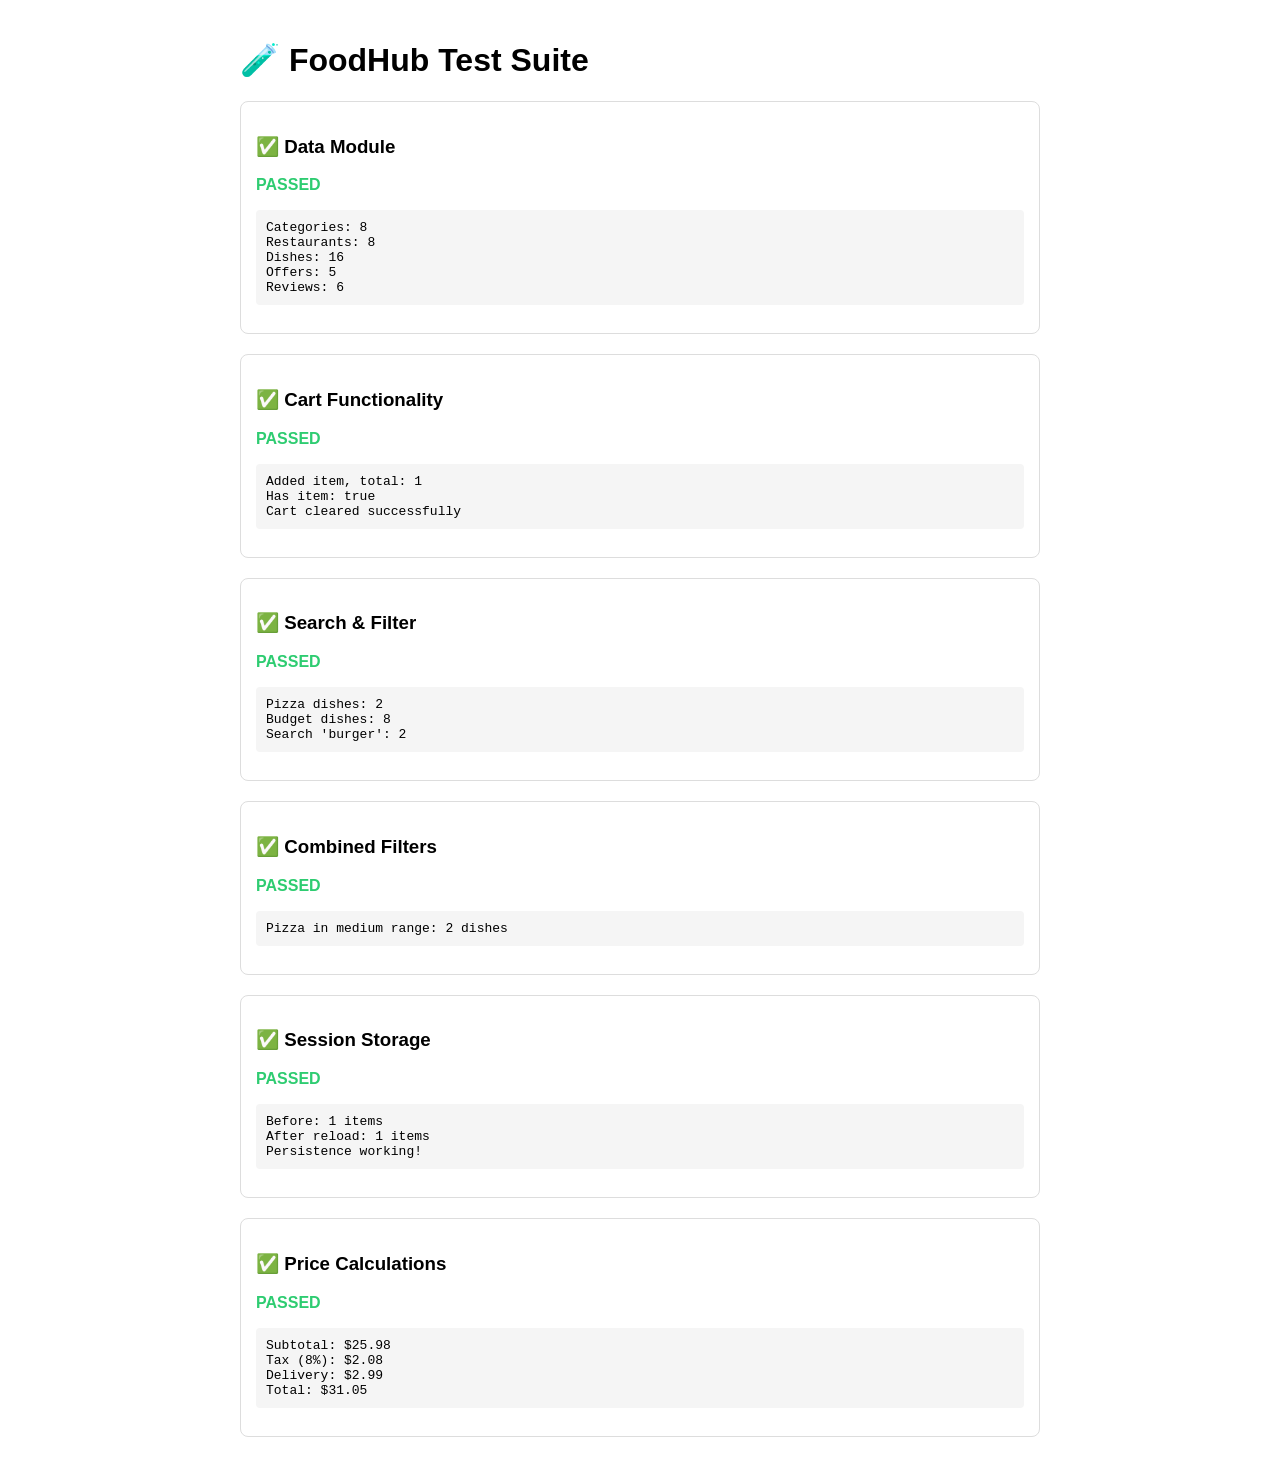
<file: test.html>
<!DOCTYPE html>
<html lang="en">
<head>
    <meta charset="UTF-8">
    <meta name="viewport" content="width=device-width, initial-scale=1.0">
    <title>FoodHub Test</title>
    <style>
        body {
            font-family: Arial, sans-serif;
            padding: 20px;
            max-width: 800px;
            margin: 0 auto;
        }
        .test-section {
            margin: 20px 0;
            padding: 15px;
            border: 1px solid #ddd;
            border-radius: 8px;
        }
        .success { color: #2ECC71; font-weight: bold; }
        .error { color: #E74C3C; font-weight: bold; }
        pre {
            background: #f5f5f5;
            padding: 10px;
            border-radius: 4px;
            overflow-x: auto;
        }
    </style>
</head>
<body>
    <h1>🧪 FoodHub Test Suite</h1>
    <div id="test-results"></div>

    <script src="js/data.js"></script>
    <script src="js/cart.js"></script>
    <script src="js/search.js"></script>
    <script>
        const results = document.getElementById('test-results');
        
        function addTest(name, passed, details) {
            const div = document.createElement('div');
            div.className = 'test-section';
            div.innerHTML = `
                <h3>${passed ? '✅' : '❌'} ${name}</h3>
                <p class="${passed ? 'success' : 'error'}">${passed ? 'PASSED' : 'FAILED'}</p>
                ${details ? `<pre>${details}</pre>` : ''}
            `;
            results.appendChild(div);
        }

        // Test 1: Data module loaded
        try {
            addTest(
                'Data Module',
                categories.length > 0 && restaurants.length > 0 && dishes.length > 0,
                `Categories: ${categories.length}\nRestaurants: ${restaurants.length}\nDishes: ${dishes.length}\nOffers: ${offers.length}\nReviews: ${reviews.length}`
            );
        } catch (e) {
            addTest('Data Module', false, e.message);
        }

        // Test 2: Cart functionality
        try {
            cart.clearCart();
            const testDish = dishes[0];
            cart.addItem(testDish);
            const totalItems = cart.getTotalItems();
            const hasItem = cart.hasItem(testDish.id);
            cart.clearCart();
            addTest(
                'Cart Functionality',
                totalItems === 1 && hasItem,
                `Added item, total: ${totalItems}\nHas item: ${hasItem}\nCart cleared successfully`
            );
        } catch (e) {
            addTest('Cart Functionality', false, e.message);
        }

        // Test 3: Search and filter
        try {
            const pizzaDishes = filterByCategory(dishes, 'Pizza');
            const budgetDishes = filterByPriceRange(dishes, 'budget');
            const searchResults = filterByText(dishes, 'burger');
            addTest(
                'Search & Filter',
                pizzaDishes.length > 0 && budgetDishes.length > 0,
                `Pizza dishes: ${pizzaDishes.length}\nBudget dishes: ${budgetDishes.length}\nSearch 'burger': ${searchResults.length}`
            );
        } catch (e) {
            addTest('Search & Filter', false, e.message);
        }

        // Test 4: Combined filters
        try {
            const filtered = applyFilters(dishes, {
                category: 'Pizza',
                priceRange: 'medium'
            });
            addTest(
                'Combined Filters',
                filtered.length >= 0,
                `Pizza in medium range: ${filtered.length} dishes`
            );
        } catch (e) {
            addTest('Combined Filters', false, e.message);
        }

        // Test 5: Session storage
        try {
            cart.clearCart();
            cart.addItem(dishes[0]);
            const beforeReload = cart.getTotalItems();
            
            // Simulate reload by creating new cart instance
            const newCart = new Cart();
            const afterReload = newCart.getTotalItems();
            
            cart.clearCart();
            addTest(
                'Session Storage',
                beforeReload === 1 && afterReload === 1,
                `Before: ${beforeReload} items\nAfter reload: ${afterReload} items\nPersistence working!`
            );
        } catch (e) {
            addTest('Session Storage', false, e.message);
        }

        // Test 6: Price calculations
        try {
            cart.clearCart();
            cart.addItem(dishes[0], 2);
            const subtotal = cart.getSubtotal();
            const tax = cart.getTax();
            const delivery = cart.getDeliveryFee();
            const total = cart.getTotalPrice();
            cart.clearCart();
            addTest(
                'Price Calculations',
                subtotal > 0 && tax > 0 && total > subtotal,
                `Subtotal: $${subtotal.toFixed(2)}\nTax (8%): $${tax.toFixed(2)}\nDelivery: $${delivery.toFixed(2)}\nTotal: $${total.toFixed(2)}`
            );
        } catch (e) {
            addTest('Price Calculations', false, e.message);
        }

        console.log('✅ All tests completed!');
    </script>
</body>
</html>
</file>
